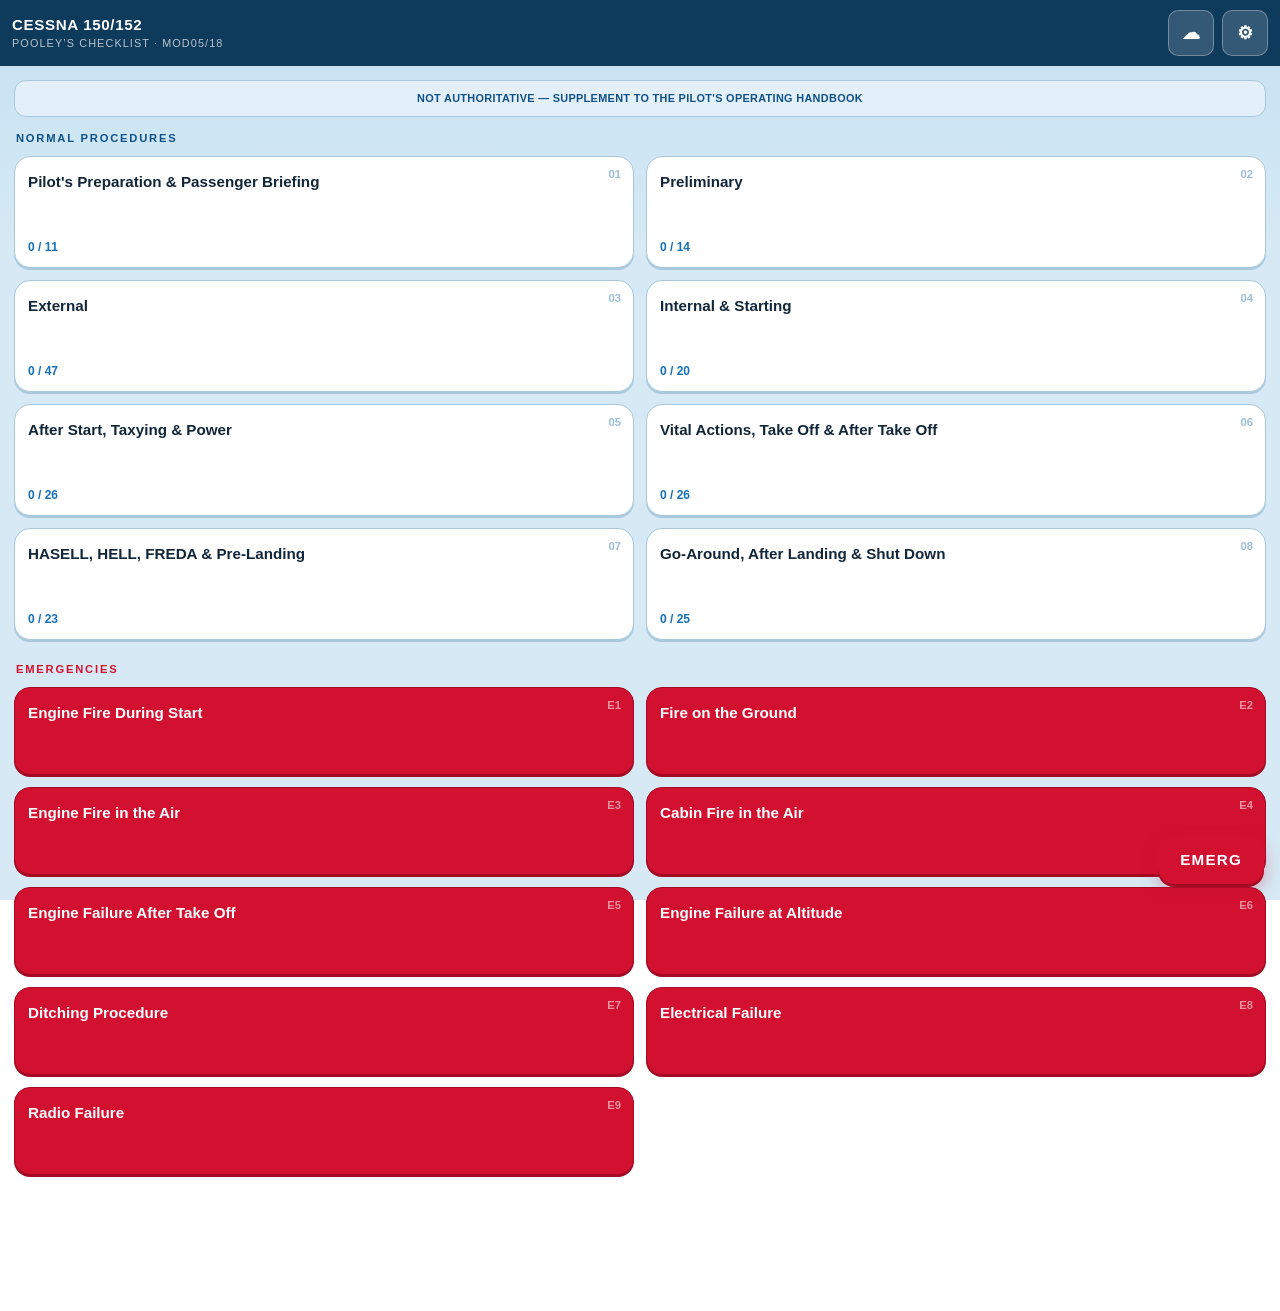
<file: web/c150-original.html>
<!DOCTYPE html>
<html lang="en" data-size="m">
<head>
<meta charset="UTF-8">
<meta name="viewport" content="width=device-width, initial-scale=1.0, maximum-scale=1.0, user-scalable=no, viewport-fit=cover">
<meta name="theme-color" content="#0e3a5c">
<title>C150/152 Checklist</title>
<style>
  /* ===== Text size ===== */
  html{font-size:16px;}
  html[data-size="s"]{font-size:14px;}
  html[data-size="l"]{font-size:18px;}
  html[data-size="xl"]{font-size:20px;}

  /* ===== Day (default) ===== */
  body{
    --ink:#12263a; --muted:#4a5d70; --faint:#9cc0da;
    --paper:#d6e9f5; --card:#ffffff; --edge:#a8c8de; --track:#dcebf6;
    --accent:#1670b8; --accent-dark:#0e5187; --accent-tint:#e3f0fa; --on-accent:#ffffff;
    --tick:#1c8c3a; --tick-tint:#e6f6ea;
    --emerg:#d21131; --emerg-dark:#a30c24; --emerg-tint:#fdeef0;
    --bar:#0e3a5c; --bw:1px;
    background:linear-gradient(180deg,#c3e0f2 0%,var(--paper) 240px) fixed;
  }
  /* ===== Sunlight (high contrast) ===== */
  body[data-mode="sun"]{
    --ink:#000; --muted:#000; --faint:#000;
    --paper:#fff; --card:#fff; --edge:#000; --track:#fff;
    --accent:#000; --accent-dark:#000; --accent-tint:#fff; --on-accent:#fff;
    --tick:#006622; --tick-tint:#fff;
    --emerg:#b00020; --emerg-dark:#7a0016; --emerg-tint:#fff;
    --bar:#000; --bw:2px;
    background:#fff;
  }
  /* ===== Night (dim) ===== */
  body[data-mode="night"]{
    --ink:#d4dde6; --muted:#97a6b4; --faint:#3c4f62;
    --paper:#0b1118; --card:#151e28; --edge:#2a3a4b; --track:#223140;
    --accent:#5aa7e6; --accent-dark:#7fb8e8; --accent-tint:#13202c; --on-accent:#06121d;
    --tick:#3fb565; --tick-tint:#11261a;
    --emerg:#e0413f; --emerg-dark:#8f1d1c; --emerg-tint:#2a1214;
    --bar:#05090d; --bw:1px;
    background:var(--paper);
  }

  *{margin:0;padding:0;box-sizing:border-box;-webkit-tap-highlight-color:transparent;}
  body{
    font-family:-apple-system,"Segoe UI",Roboto,Helvetica,Arial,sans-serif;
    color:var(--ink);font-size:1rem;line-height:1.35;
    padding-bottom:calc(100px + env(safe-area-inset-bottom));
    min-height:100vh;
  }
  button{font-family:inherit;color:inherit;cursor:pointer;}
  [hidden]{display:none !important;}

  /* ===== Header ===== */
  header{
    position:sticky;top:0;z-index:20;
    background:var(--bar);color:#fff;
    padding:calc(10px + env(safe-area-inset-top)) 12px 10px;
  }
  .hrow{display:flex;align-items:center;gap:8px;min-height:44px;}
  .hbtn{
    background:rgba(255,255,255,.16);border:1px solid rgba(255,255,255,.3);color:#fff;
    font-size:1.15rem;font-weight:800;border-radius:10px;
    width:46px;height:46px;flex:0 0 46px;
    display:flex;align-items:center;justify-content:center;
  }
  .hbtn:active{background:rgba(255,255,255,.3);}
  #backBtn{display:none;}
  header.inphase #backBtn{display:flex;}
  .title{flex:1;min-width:0;font-weight:800;letter-spacing:.04em;font-size:.95rem;text-transform:uppercase;line-height:1.2;}
  .title small{display:block;font-weight:500;letter-spacing:.1em;font-size:.68rem;opacity:.7;margin-top:2px;}
  .hprog{height:5px;border-radius:3px;background:rgba(255,255,255,.18);margin-top:9px;overflow:hidden;display:none;}
  header.inphase .hprog{display:block;}
  .hprog i{display:block;height:100%;width:0;background:#6fd08c;border-radius:3px;transition:width .2s;}
  body[data-mode="sun"] .hprog i{background:#fff;}

  /* ===== Home ===== */
  #home{padding:14px;}
  .caveat{
    margin:0 0 14px;padding:10px 14px;
    background:var(--accent-tint);border:var(--bw) solid var(--edge);border-radius:12px;
    font-size:.68rem;color:var(--accent-dark);letter-spacing:.03em;font-weight:700;
    text-transform:uppercase;text-align:center;
  }
  .stale{
    margin:0 0 14px;padding:12px 14px;border-radius:12px;
    background:var(--card);border:var(--bw) solid var(--edge);
    font-size:.85rem;color:var(--muted);
  }
  .cont{
    width:100%;display:flex;align-items:center;gap:14px;text-align:left;
    background:var(--accent);color:var(--on-accent);border:none;border-radius:16px;
    box-shadow:0 3px 0 var(--accent-dark);padding:16px;margin-bottom:20px;
  }
  .cont:active{transform:translateY(3px);box-shadow:none;}
  .cont .ct{flex:1;min-width:0;}
  .cont .k{font-size:.7rem;font-weight:800;letter-spacing:.14em;text-transform:uppercase;opacity:.8;}
  .cont .n{font-size:1.05rem;font-weight:800;margin-top:2px;}
  .cont .x{font-size:.85rem;margin-top:3px;opacity:.9;}
  .cont .arrow{font-size:1.6rem;font-weight:800;}

  .grid-label{
    font-size:.7rem;font-weight:800;letter-spacing:.16em;text-transform:uppercase;
    color:var(--accent-dark);margin:4px 2px 10px;
  }
  .grid-label.red{color:var(--emerg);}
  .grid{display:grid;grid-template-columns:1fr 1fr;gap:12px;margin-bottom:22px;}
  @media (max-width:340px){.grid{grid-template-columns:1fr;}}
  .pbtn{
    position:relative;
    background:var(--card);border:var(--bw) solid var(--edge);border-radius:16px;
    box-shadow:0 2px 0 var(--edge);
    padding:15px 13px 13px;min-height:7rem;text-align:left;
    display:flex;flex-direction:column;justify-content:space-between;gap:10px;
  }
  .pbtn:active{transform:translateY(2px);box-shadow:none;}
  .pbtn .pnum{position:absolute;top:11px;right:12px;font-size:.7rem;font-weight:800;color:var(--faint);}
  .pbtn .pname{font-weight:800;font-size:.95rem;line-height:1.25;padding-right:24px;}
  .pbtn .pbar{height:8px;border-radius:4px;background:var(--track);overflow:hidden;}
  body[data-mode="sun"] .pbtn .pbar{border:1px solid #000;}
  .pbtn .pbar i{display:block;height:100%;width:0;background:var(--accent);border-radius:4px;}
  .pbtn .pcount{font-size:.75rem;font-weight:700;color:var(--accent);}
  .pbtn.done{border-color:var(--tick);background:var(--tick-tint);box-shadow:0 2px 0 var(--tick);}
  .pbtn.done .pcount{color:var(--tick);}
  .pbtn.done .pbar i{background:var(--tick);}
  .pbtn.red{background:var(--emerg);border-color:var(--emerg-dark);color:#fff;box-shadow:0 2px 0 var(--emerg-dark);min-height:5.5rem;}
  .pbtn.red .pnum{color:rgba(255,255,255,.55);}

  /* ===== Phase view ===== */
  #phaseView{padding:14px;}
  .sub{
    font-size:.7rem;font-weight:800;letter-spacing:.14em;text-transform:uppercase;
    color:var(--accent-dark);margin:18px 4px 10px;
  }
  .sub:first-child{margin-top:2px;}
  .sub.red{color:var(--emerg);}
  .ibtn{
    width:100%;display:flex;align-items:flex-start;gap:12px;text-align:left;
    background:var(--card);border:var(--bw) solid var(--edge);border-radius:14px;
    box-shadow:0 2px 0 var(--edge);
    padding:14px;min-height:60px;margin-bottom:10px;
  }
  .ibtn:active{transform:translateY(2px);box-shadow:none;}
  .ibtn.next{outline:3px solid var(--accent);outline-offset:2px;}
  .ibtn.red.next{outline-color:var(--emerg);}
  .ibtn .box{
    flex:0 0 28px;height:28px;margin-top:1px;
    border:2px solid var(--accent);border-radius:8px;background:var(--card);
    display:flex;align-items:center;justify-content:center;
    font-size:17px;color:#fff;
  }
  .ibtn.red .box{border-color:var(--emerg);}
  .ibtn.checked{background:var(--tick-tint);border-color:var(--tick);box-shadow:0 2px 0 var(--tick);}
  .ibtn.checked .box{background:var(--tick);border-color:var(--tick);}
  .ibtn.checked .box::after{content:"\2713";font-weight:800;}
  .ibtn .txt{flex:1;min-width:0;}
  .ibtn .chal{display:block;font-weight:800;font-size:.95rem;}
  .ibtn .mn{
    display:inline-block;min-width:1.3em;text-align:center;
    background:var(--accent);color:var(--on-accent);font-size:.7rem;font-weight:800;
    border-radius:5px;padding:2px 4px;margin-right:7px;vertical-align:1px;
  }
  .ibtn.red .mn{background:var(--emerg);color:#fff;}
  .ibtn .resp{display:block;font-size:.875rem;color:var(--muted);margin-top:2px;}
  .ibtn.checked .chal,.ibtn.checked .resp{opacity:.5;}
  body[data-mode="sun"] .ibtn.checked .chal,
  body[data-mode="sun"] .ibtn.checked .resp{opacity:1;text-decoration:line-through;}

  .pnote{
    background:var(--card);border:var(--bw) solid var(--edge);border-radius:12px;
    padding:13px 14px;font-size:.875rem;color:var(--muted);margin-bottom:12px;
  }
  .pnote.warn{
    background:repeating-linear-gradient(45deg,var(--emerg-tint),var(--emerg-tint) 12px,var(--card) 12px,var(--card) 24px);
    border-color:var(--emerg);color:var(--emerg);
    font-weight:800;text-transform:uppercase;font-size:.8rem;text-align:center;letter-spacing:.03em;
  }

  .donecard{
    background:var(--tick-tint);border:2px solid var(--tick);border-radius:16px;
    padding:16px;margin:8px 0 12px;text-align:center;
  }
  .donecard .dt{font-weight:800;color:var(--tick);font-size:1rem;letter-spacing:.04em;text-transform:uppercase;}
  .bigbtn{
    width:100%;padding:16px;border-radius:14px;margin-top:12px;
    background:var(--accent);color:var(--on-accent);border:none;
    box-shadow:0 3px 0 var(--accent-dark);
    font-size:1rem;font-weight:800;text-align:center;
  }
  .bigbtn:active{transform:translateY(3px);box-shadow:none;}
  .bigbtn.ghost{background:var(--card);color:var(--ink);border:var(--bw) solid var(--edge);box-shadow:0 2px 0 var(--edge);}

  .resetbtn{
    width:100%;padding:15px;border-radius:14px;margin-top:8px;
    background:var(--card);border:var(--bw) solid var(--edge);box-shadow:0 2px 0 var(--edge);
    color:var(--muted);font-size:.8rem;font-weight:800;letter-spacing:.1em;text-transform:uppercase;
  }
  .resetbtn.armed{background:var(--emerg);border-color:var(--emerg-dark);color:#fff;box-shadow:0 2px 0 var(--emerg-dark);}

  /* ===== Emergency FAB ===== */
  #emergFab{
    position:fixed;bottom:calc(16px + env(safe-area-inset-bottom));right:16px;z-index:30;
    background:var(--emerg);color:#fff;border:none;border-radius:16px;
    box-shadow:0 3px 0 var(--emerg-dark),0 6px 16px rgba(200,16,46,.35);
    padding:16px 22px;font-size:.95rem;font-weight:800;letter-spacing:.08em;text-transform:uppercase;
  }
  #emergFab:active{transform:translateY(3px);box-shadow:none;}

  /* ===== Bottom sheet ===== */
  .sheet{position:fixed;inset:0;z-index:50;}
  .sheet .backdrop{position:absolute;inset:0;background:rgba(0,0,0,.5);}
  .sheet .panel{
    position:absolute;left:0;right:0;bottom:0;max-height:88vh;overflow:auto;
    background:var(--paper);border-radius:20px 20px 0 0;
    padding:0 14px calc(18px + env(safe-area-inset-bottom));
    animation:up .16s ease-out;
  }
  body[data-mode="day"] .sheet .panel{background:#eaf4fb;}
  @keyframes up{from{transform:translateY(40px)}to{transform:none}}
  .sheet-head{
    position:sticky;top:0;display:flex;align-items:center;justify-content:space-between;
    padding:16px 2px 12px;background:inherit;
    font-weight:800;font-size:.95rem;letter-spacing:.08em;text-transform:uppercase;
  }
  .sheet-head.red{color:var(--emerg);}
  .xbtn{
    width:44px;height:44px;border-radius:10px;font-size:1.1rem;font-weight:800;
    background:var(--card);border:var(--bw) solid var(--edge);
  }
  .elist{display:grid;gap:10px;}
  .ebtn{
    width:100%;text-align:left;padding:17px 16px;border-radius:14px;border:none;
    background:var(--emerg);color:#fff;font-size:1.05rem;font-weight:800;
    box-shadow:0 3px 0 var(--emerg-dark);
    display:flex;justify-content:space-between;align-items:center;
  }
  .ebtn:active{transform:translateY(3px);box-shadow:none;}

  .setgroup{margin-bottom:18px;}
  .setlabel{font-size:.7rem;font-weight:800;letter-spacing:.14em;text-transform:uppercase;color:var(--accent-dark);margin:0 2px 8px;}
  .seg{display:flex;gap:8px;}
  .seg button{
    flex:1;padding:14px 6px;border-radius:12px;font-weight:800;font-size:.9rem;
    background:var(--card);border:var(--bw) solid var(--edge);box-shadow:0 2px 0 var(--edge);
  }
  .seg button.on{background:var(--accent);color:var(--on-accent);border-color:var(--accent-dark);box-shadow:0 2px 0 var(--accent-dark);}
  .setnote{font-size:.78rem;color:var(--muted);margin-top:8px;padding:0 2px;}

  /* ===== Toast ===== */
  #toast{
    position:fixed;left:50%;bottom:calc(90px + env(safe-area-inset-bottom));z-index:60;
    transform:translateX(-50%);background:#111;color:#fff;
    padding:10px 16px;border-radius:10px;font-size:.85rem;font-weight:700;
    opacity:0;pointer-events:none;transition:opacity .2s;white-space:nowrap;
  }
  #toast.show{opacity:.92;}
</style>
</head>
<body data-mode="day">

<header id="hdr">
  <div class="hrow">
    <button class="hbtn" id="backBtn" aria-label="Back to phases">&#8592;</button>
    <div class="title" id="hdrTitle"></div>
    <button class="hbtn" id="modeBtn" aria-label="Display mode"></button>
    <button class="hbtn" id="setBtn" aria-label="Settings">&#9881;</button>
  </div>
  <div class="hprog"><i id="hprogBar"></i></div>
</header>

<main>
  <div id="home"></div>
  <div id="phaseView" hidden></div>
</main>

<button id="emergFab">Emerg</button>

<div class="sheet" id="sheet" hidden>
  <div class="backdrop" id="sheetBackdrop"></div>
  <div class="panel">
    <div class="sheet-head" id="sheetHead"><span id="sheetTitle"></span><button class="xbtn" id="sheetClose" aria-label="Close">&#10005;</button></div>
    <div id="sheetBody"></div>
  </div>
</div>

<div id="toast" role="status"></div>

<script>
const NORMAL = [
{
  id:"prep", title:"Pilot's Preparation & Passenger Briefing",
  subs:[
    {name:"Pilot's Preparation and Passenger Briefing", items:[
      ["Pilot","Fit for flight. Licence valid, current and applicable to type. Sufficient experience on type. Medical certificate current."],
      ["Aircraft Documents","All aircraft documentation complete to date. Check current certificates of airworthiness and maintenance etc."],
      ["Weather","Check departure aerodrome, local, en route and destination forecast and actuals."],
      ["Flight Planning","Flight log completed and flight plan (if necessary). AIP, AIC, NOTAMS, Amendments and Bulletins checked. Prior permissions obtained."],
      ["Pooleys Flight Guide","Check current, on board and correct coverage with all possible alternates. Readily accessible."],
      ["Charts","Check current, amended with correct coverage. Readily accessible."],
      ["Weight and Balance","Centre of gravity, weight and balance calculations completed and checked to be within limits (passengers, baggage and fuel)."],
      ["Navigation Equipment Accessories","Computer, scale, protractor, plotter, pencil and pens etc. Readily accessible."],
      ["Survival Equipment","Life jackets, life raft, ELT, transceiver, flares, rations etc. Readily accessible. Over water life jackets should be worn UNINFLATED."],
      ["Departure","Register departure in writing and/or verbally with departure aerodrome. Complete aircraft Technical and Journey log book."],
      ["Passenger Briefing","Passengers fully briefed on emergency, safety and comfort procedures."]
    ]}
  ]
},
{
  id:"prelim", title:"Preliminary",
  note:"Aircraft unobstructed for taxying. No fuel, oil or hydraulic spillages. All ice and frost removed from aircraft surfaces (external and internal). Tie downs, pitot cover, external control locks, covers and chocks removed and stowed.",
  subs:[
    {name:"In Cabin", items:[
      ["Control Locks/Covers","Removed and stowed."],
      ["Magneto Switches","Both OFF. Key Removed."],
      ["Parking Brake","On."],
      ["Master Switch","On."],
      ["Rotating Beacon","On. Check operation. Then Off."],
      ["Pitot Heat","On. Check operation. Then Off."],
      ["Landing/Nav Lights","On. Check operation. Then Off."],
      ["Flaps","On. Check operation & symmetry. Set full down."],
      ["Radio Nav","Off."],
      ["Fuel Cock","On. Check contents indications."],
      ["Master Switch","Off."],
      ["Trimmer","Operate fully forward, fully aft. Check correct sense. Set neutral."],
      ["First Aid Kit","Check condition, in date, secure & accessible."],
      ["Fire Extinguisher","Check condition, in date, secure & accessible."]
    ]}
  ]
},
{
  id:"external", title:"External",
  subs:[
    {name:"Port Undercarriage", items:[
      ["Leg & Fairing","Check undamaged & general condition."],
      ["Tyre","Check undamaged, inflation & creep marks aligned."],
      ["Hydraulic Line","Check general condition, joints and no leakages."],
      ["Disc Brake","Check for pitting, wear and cracks."],
      ["Wheel Nut","Check secure."]
    ]},
    {name:"Port Wing", items:[
      ["Strut","General condition and security."],
      ["Flap","Check undamaged, linkages and tracks."],
      ["Aileron","Check undamaged, hinges, linkages secure, full free movement."],
      ["Wing Tip","General condition, navigation light, security and colour."],
      ["Wing Surfaces","General all over condition."],
      ["Leading Edge","No indentations or fractures. Pitot head clear, undamaged with cover removed and stowed, stall warner working."],
      ["Fuel Tank","Visually check contents. Fuel cap secured and drain checked."]
    ]},
    {name:"Propeller, Front Fuselage & Engine", items:[
      ["Port Cowling","Properly secure, static vent clear & unobstructed."],
      ["Windscreen","Clean all over, inside and out."],
      ["Nose Leg","General condition, oleo extension approx 2\u2033\u20133\u2033, torque linkage, nuts and split pins."],
      ["Nose Wheel","Undamaged, inflation, creep marks aligned."],
      ["Front of Cowling","Check properly secure, intakes clear and landing light."],
      ["Propeller & Spinner","General condition, security, in particular leading edge and tips."],
      ["Starboard Cowling","Properly secure, oil contents, strain fuel if applicable."],
      ["Fuel Drain","Check."]
    ]},
    {name:"Starboard Wing", items:[
      ["Fuel Tank","Visually check contents. Fuel cap secured and drain checked."],
      ["Leading Edge","No indentations or fractures."],
      ["Wing Surface","General all over condition."],
      ["Wing Tip","General condition, nav. light, security and colour."],
      ["Aileron","Check undamaged, hinges, linkages secure, full free movement."],
      ["Flap","Check undamaged, linkages and tracks."],
      ["Strut","General condition and security."]
    ]},
    {name:"Starboard Undercarriage", items:[
      ["Leg","Undamaged, and general condition."],
      ["Tyre","Undamaged, inflation, creep marks aligned."],
      ["Hydraulic Line","Check general condition, joints and no leakages."],
      ["Disc Brake","Check for pitting, wear and cracks."],
      ["Wheel Nut","Check secure."]
    ]},
    {name:"Starboard Fuselage", items:[
      ["Surfaces","General all over condition. Drain holes clear."],
      ["Aerials","Secure and undamaged."],
      ["Door","Catch, hinges, window, secure and operational."],
      ["Windows","Clean inside and out. Undamaged."]
    ]},
    {name:"Tail", items:[
      ["Starboard Tailplane","Security and condition, no indentations or fractures."],
      ["Starboard Elevator","Undamaged, linkages secure, full free movement."],
      ["Trim Tab","Undamaged, linkages secure."],
      ["Fin","Fairings, beacon, aerials secure and undamaged."],
      ["Rudder","Hinges and linkages secure and undamaged. Full free movement, navigation light condition & colour."],
      ["Port Elevator","Undamaged, linkages secure, full free movement."],
      ["Port Tailplane","No indentations or fractures, security."]
    ]},
    {name:"Port Fuselage", items:[
      ["Surfaces","General all over condition. Drain holes clear."],
      ["Aerials","Secure and undamaged."],
      ["Door","Catch, hinges, window, secure and operational."],
      ["Windows","Clean inside and out. Undamaged."]
    ]}
  ]
},
{
  id:"internal", title:"Internal & Starting",
  subs:[
    {name:"Internal", items:[
      ["Seat","Adjusted and secured."],
      ["Hatches & Harnesses","Adjusted and secured."],
      ["Parking Brake","On."],
      ["Radios/Avionics","Off."],
      ["Instruments","Undamaged, legible and secure."],
      ["Flying Controls","Full and free movement in the correct sense."],
      ["Trim","Set neutral."],
      ["Cabin Heat","Off. Set closed."],
      ["Mixture","Full, free movement. Set Rich."],
      ["Throttle Nut","Operating freely. Set loose."],
      ["Throttle","Full and free movement. Set \u00bc\u2033 open."],
      ["Carburettor Heat","Full and free movement. Set cold."],
      ["Magnetos","Off."],
      ["Master Switch","On."],
      ["Circuit Breakers & Fuses","In position and secure."],
      ["Fuel Cock","Check On."],
      ["Beacon","On."],
      ["Primer","Primer as required and lock."],
      ["Lookout","Careful all round lookout. Open window and shout \u201cCLEAR PROP\u201d."],
      ["Magnetos","Keys in and operate starter."]
    ]}
  ]
},
{
  id:"afterstart", title:"After Start, Taxying & Power",
  subs:[
    {name:"After Start", items:[
      ["RPM","Set to 1200."],
      ["Oil Pressure","Rising to green arc within 30 secs. If not, immediately shut down."],
      ["Starter Warning Light","Out. If not, close down engine."],
      ["Ammeter","Charging (positive reading)."],
      ["Suction","Registering correctly."],
      ["Magnetos","Check for dead cut."],
      ["Flaps","Up in stages \u2014 check symmetry & indicator."],
      ["Instruments","Set as required."],
      ["Radio","Set tuned and checked as required. Transponder stby."],
      ["Lookout","Check aircraft unobstructed for taxying and surface satisfactory."],
      ["RT","Call for taxy clearance."]
    ]},
    {name:"Taxying", items:[
      ["Brakes","Check both sets."],
      ["Rudder","Check correct movement and steering."],
      ["Instruments","Check in turns D.I., Compass, Turn Co-ordinator, Attitude Indicator."],
      ["Nav. Aids","VOR, ADF tracking."]
    ]},
    {name:"Power", items:[
      ["Location","Aircraft positioned into wind, clear all round & taxying/runway surface checked."],
      ["Parking Brake","On."],
      ["Oil Temp. & Press","Within limits."],
      ["Magnetos","Check on both."],
      ["RPM","Set 1700 \u2014 brakes holding."],
      ["Carburettor Heat","Set Hot, max. drop 75 RPM, set Cold."],
      ["Magnetos","Check left & right, max. drop 125 RPM, max. diff. between mags 50 RPM."],
      ["Suction","Between 3\u2033 \u2013 5\u2033."],
      ["Ammeter","Charging."],
      ["Oil Temp. & Press","Within limits."],
      ["RPM","Set to idle, 500\u2013700 RPM, check. Then reset to 1200 RPM."]
    ]}
  ]
},
{
  id:"vital", title:"Vital Actions, Take Off & After Take Off",
  subs:[
    {name:"Pre-Take Off Checks \u2014 Vital Actions", items:[
      ["Trimmer","Set for take off.","T"],
      ["Throttle Friction Nut","Finger tight.","T"],
      ["Mixture","Rich.","M"],
      ["Magnetos","On both. Check Master switch On.","M"],
      ["Pitot Heater","As required.","P"],
      ["Primer","In and locked.","P"],
      ["Fuel","On, check quantities.","F"],
      ["Flaps","As required.","F"],
      ["Instruments/Gauges","Checked & set: D.I., Compass, Altimeter, Attitude Indicator, engine temperatures and pressures.","I"],
      ["Harnesses","Fastened and secure.","H"],
      ["Hatches","Doors and windows secure.","H"],
      ["Carburettor Heat","Set cold.","C"],
      ["Controls","Full and free movement.","C"],
      ["Transponder","Alt, strobes on.","T"]
    ]},
    {name:"Take Off", items:[
      ["Clearances","Received and understood."],
      ["Runway","Approach and departure routes clear. Surface checked."],
      ["Line Up","Re-check D.I. with runway heading & compass."],
      ["RPM","Full power \u2014 over 2350."],
      ["Engine","Temp. & press. steady within limits."],
      ["Airspeed","Increasing."]
    ]},
    {name:"After Take Off", items:[
      ["Flaps","Select up in stages at a safe height."],
      ["Engine","Temp. & press. steady, within limits."],
      ["Heading","Conforming to noise abatement, circuit or en route."],
      ["Altimeter","QFE or QNH. Set as required."],
      ["Fuel","On and contents sufficient."],
      ["Radios/Nav. Aids","Tuned and identified."]
    ]}
  ]
},
{
  id:"airwork", title:"HASELL, HELL, FREDA & Pre-Landing",
  subs:[
    {name:"Pre-Stall / Aerobatic Checks \u2014 HASELL", items:[
      ["Height","Sufficient to recover by 3000\u2032 above ground level.","H"],
      ["Airframe","Gyros caged, brakes off, flaps as required.","A"],
      ["Security","Harness secure, doors and windows closed. No loose articles.","S"],
      ["Engine","Temperatures and pressures within limits, mixture rich. Check for carburettor icing.","E"],
      ["Location","Clear of cloud, controlled airspace, built up areas and active airfields.","L"],
      ["Lookout","360\u00b0 turn to check for other aircraft, especially below.","L"]
    ]},
    {name:"Continued Stall / Aerobatics", items:[
      ["HELL","Use HELL \u2026 as above."]
    ]},
    {name:"Cruise / Re-Join \u2014 FREDA", items:[
      ["Fuel","On and sufficient including diversion and go-around.","F"],
      ["Radio","Tuned, identified, obtain ATIS or joining instructions.","R"],
      ["Engine","Temperatures and pressures and mixture, check for carburettor ice.","E"],
      ["DI","Synchronised with compass & runway orientation.","D"],
      ["Altimeter","QNH/QFE set as required.","A"]
    ]},
    {name:"Pre-Landing", items:[
      ["Brakes","Off. Pressure checked.","B"],
      ["Undercarriage","Fixed.","U"],
      ["Mixture","Rich.","M"],
      ["Fuel","On and sufficient for go-around.","F"],
      ["Flaps","As required \u2014 check speed.","F"],
      ["Instruments","Altimeter set, DI aligned. Engine temperatures and pressures within limits.","I"],
      ["Carburettor Heat","Check for ice and set as required.","C"],
      ["Harness","Fastened and secure.","H"],
      ["Hatches","Doors and windows secure.","H"],
      ["Landing Light","On.","L"],
      ["Clearance","Obtained.","C"]
    ]}
  ]
},
{
  id:"landing", title:"Go-Around, After Landing & Shut Down",
  subs:[
    {name:"Go-Around", items:[
      ["Throttle","Full power."],
      ["Carburettor Heat","Cold."],
      ["Attitude","Correct for yaw."],
      ["Flaps","Quickly retract to 20\u00b0 if necessary, thereafter in stages at safe height, return as required."],
      ["Radio","Call \u201cGoing Around\u201d and obtain further ATC instructions."]
    ]},
    {name:"After Landing \u2014 move clear of active runway and stop", items:[
      ["Carburettor Heat","Cold."],
      ["Flaps","Up."],
      ["Throttle Friction Nut","Loose."],
      ["Radio/Nav. Aids/Electrics","Non-essentials off."],
      ["Trimmer","Set neutral."]
    ]},
    {name:"Shut Down", items:[
      ["Location","Not obstructing, into wind, nosewheel straight."],
      ["Park Brake","On."],
      ["Engine","1200 RPM for 30 secs."],
      ["Magnetos","Check for dead cut."],
      ["Radio/Nav. Aids","Off."],
      ["Throttle","Close."],
      ["Mixture","Idle cut off. Set fully lean."]
    ]},
    {name:"After Engine Stops", items:[
      ["Magnetos","Off. Key removed."],
      ["Electrics","Off."],
      ["Master Switch","Off."],
      ["Fuel Cock","Off."],
      ["Control Lock","In."],
      ["Harnesses","Left tidy."],
      ["Hatches","Doors and windows closed."],
      ["Security","Chocks, ties, park brake and pitot cover as required."]
    ]}
  ]
}
];

const EMERG = [
{
  id:"e-firestart", title:"Engine Fire During Start", emerg:true,
  subs:[{name:"Drill", items:[
    ["Starter","Crank engine 3\u20134 seconds."],
    ["Mixture","Idle cut off."],
    ["Throttle","OPEN."],
    ["Fuel Selector","OFF."]
  ]}],
  endnote:"If fire continues evacuate aircraft with fire extinguisher to a safe upwind distance."
},
{
  id:"e-fireground", title:"Fire on the Ground", emerg:true,
  subs:[{name:"Drill", items:[
    ["Throttle","Closed."],
    ["Mixture","Idle cut off. Set fully lean."],
    ["Fuel","OFF."],
    ["Magnetos","OFF."],
    ["Radio","Call for assistance."],
    ["Master Switch","OFF."],
    ["Park Brake","OFF."]
  ]}],
  endnote:"If taxying, stop to allow prevailing wind to keep fire away from exits, clear of other aircraft and fuel areas. Evacuate aircraft with fire extinguisher to a safe upwind distance."
},
{
  id:"e-fireair", title:"Engine Fire in the Air", emerg:true,
  subs:[{name:"Drill", items:[
    ["Throttle","Closed."],
    ["Mixture","Idle cut off. Set fully lean."],
    ["Fuel","OFF."],
    ["Magnetos","OFF."],
    ["Cabin Heater/Defrost","OFF."],
    ["Radio","MAYDAY \u2026 call immediately. Initiate forced landing without power procedure."]
  ]}]
},
{
  id:"e-cabinfire", title:"Cabin Fire in the Air", emerg:true,
  subs:[{name:"Drill", items:[
    ["Master Switch","Off if electrical fire. Return to ON after 3 seconds."],
    ["Electrics","Shed all non-essentials."],
    ["Fire Extinguisher","Use as necessary and ventilate cabin."],
    ["Radio","MAYDAY / Pan call with forced landing/diversion as applicable."]
  ]}]
},
{
  id:"e-efato", title:"Engine Failure After Take Off", emerg:true,
  subs:[{name:"Drill", items:[
    ["Attitude/Configuration","Lower nose to maintain best gliding speed. Select landing area ahead."],
    ["Fuel","OFF."],
    ["Mixture","ICO."],
    ["Magnetos","OFF."],
    ["Radio","MAYDAY \u2026 call. If time permits."],
    ["Master Switch","After final flap selection. OFF."]
  ]}],
  endnote:"Brief passengers, tighten harnesses, open/jettison doors as time permits. NEVER ATTEMPT TO TURN BACK."
},
{
  id:"e-altitude", title:"Engine Failure at Altitude", emerg:true,
  subs:[{name:"Drill", items:[
    ["Attitude/Configuration","Attain best gliding speed and trim."],
    ["Plan","Forced landing site and check for possible cause of engine failure."],
    ["Carburettor Heat","On (Hot)."],
    ["Fuel","On. Check contents."],
    ["Mixture","Rich."],
    ["Primer","Locked."],
    ["Magnetos","On both."],
    ["Throttle","If engine fails to respond \u2014 exercise."],
    ["Radio","MAYDAY \u2026 call."],
    ["Transponder","Set 7700."],
    ["Fuel","OFF."],
    ["Mixture","ICO."],
    ["Magnetos","OFF."],
    ["Harnesses","Tighten."],
    ["Doors","Unlatch/Jettison."],
    ["Crew/Passengers","Briefed \u2014 as time permits."],
    ["Master Switch","After final flap selection. OFF."]
  ]}]
},
{
  id:"e-ditching", title:"Ditching Procedure", emerg:true,
  note:"As Engine Failure at Altitude. Head for coastline or shipping.",
  subs:[{name:"Drill", items:[
    ["Large Swell / Light Wind","Land along swell, tail down, stalled."],
    ["Light Swell / Strong Wind","Land into wind, tail down, stalled."],
    ["After Ditching","Use survival equipment. DO NOT INFLATE LIFE JACKETS IN CABIN."]
  ]}]
},
{
  id:"e-electrical", title:"Electrical Failure", emerg:true,
  subs:[{name:"Drill", items:[
    ["Electrical Load","Shed all non-essentials."],
    ["Field/Output","Check, reset circuit breakers."],
    ["Ammeter/Voltage","Check warning light."],
    ["Master Switch","Off for 3 seconds, then select On."]
  ]}],
  endnote:"If output restored maintain essential services only and land/divert A.S.A.P."
},
{
  id:"e-radiofail", title:"Radio Failure", emerg:true,
  subs:[{name:"Drill", items:[
    ["Radio","Check off/on, volume, squelch & selector switches."],
    ["Ancillaries","Check/swap headsets, microphone, plugs secure."],
    ["Electrics","Check ammeter, master switch, avionics master, circuit breakers. Reset only once."],
    ["Transponder","Set 7600."],
    ["Procedure","Carry out blind transit, speechless procedure."]
  ]}]
}
];


// =====================================================================
// App logic
// =====================================================================
const KEY = "c150cl.v1";          // checklist progress
const PKEY = "c150cl.prefs";      // display preferences
const MAX_AGE = 6 * 3600 * 1000;  // progress older than 6 h is discarded

let state = {};                   // itemKey -> true
let last = null;                  // id of last phase opened
let prefs = { mode:"day", size:"m", haptic:true };
let staleCleared = false;
let currentPhase = null;

const $ = id => document.getElementById(id);
const home = $("home"), phaseView = $("phaseView"), hdr = $("hdr"), hdrTitle = $("hdrTitle");
const hprogBar = $("hprogBar"), modeBtn = $("modeBtn");
const ALL = NORMAL.concat(EMERG);
const byId = id => ALL.find(p => p.id === id);

// ---------- storage (all wrapped: storage can be blocked) ----------
function load(){
  try{ const p = JSON.parse(localStorage.getItem(PKEY) || "null"); if(p) Object.assign(prefs, p); }catch(e){}
  try{
    const s = JSON.parse(localStorage.getItem(KEY) || "null");
    if(s && s.t){
      if(Date.now() - s.t < MAX_AGE){ state = s.state || {}; last = s.last || null; }
      else { staleCleared = Object.keys(s.state || {}).length > 0; localStorage.removeItem(KEY); }
    }
  }catch(e){}
}
function save(){ try{ localStorage.setItem(KEY, JSON.stringify({ t:Date.now(), state, last })); }catch(e){} }
function savePrefs(){ try{ localStorage.setItem(PKEY, JSON.stringify(prefs)); }catch(e){} }

// ---------- helpers ----------
function itemsOf(phase){
  const out = [];
  phase.subs.forEach((sub,si) => sub.items.forEach((it,ii) => out.push({ key:`${phase.id}.${si}.${ii}`, si, ii, it })));
  return out;
}
function progress(phase){
  const items = itemsOf(phase);
  const done = items.filter(x => state[x.key]).length;
  return { done, total:items.length, next:items.find(x => !state[x.key]) };
}
function resetPhase(phase){ itemsOf(phase).forEach(x => delete state[x.key]); save(); }

let toastT = null;
function toast(msg){
  const t = $("toast"); t.textContent = msg; t.classList.add("show");
  clearTimeout(toastT); toastT = setTimeout(() => t.classList.remove("show"), 1600);
}
function buzz(){ if(prefs.haptic && navigator.vibrate){ try{ navigator.vibrate(12); }catch(e){} } }

// Two-tap confirm: first tap arms (turns red), second within 3 s fires.
function armedButton(cls, label, armedLabel, action){
  const b = document.createElement("button");
  b.className = cls; b.textContent = label;
  let t = null;
  b.addEventListener("click", () => {
    if(b.classList.contains("armed")){
      clearTimeout(t); b.classList.remove("armed"); b.textContent = label; action();
    } else {
      b.classList.add("armed"); b.textContent = armedLabel;
      t = setTimeout(() => { b.classList.remove("armed"); b.textContent = label; }, 3000);
    }
  });
  return b;
}

// ---------- display prefs ----------
const MODES = { day:{ icon:"☁", name:"Day mode" }, sun:{ icon:"☀", name:"Sunlight mode" }, night:{ icon:"☾", name:"Night mode" } };
const THEME = { day:"#0e3a5c", sun:"#000000", night:"#05090d" };
function applyPrefs(){
  document.body.dataset.mode = prefs.mode;
  document.documentElement.dataset.size = prefs.size;
  modeBtn.textContent = MODES[prefs.mode].icon;
  const tc = document.querySelector('meta[name="theme-color"]'); if(tc) tc.content = THEME[prefs.mode];
}
modeBtn.addEventListener("click", () => {
  const order = ["day","sun","night"];
  prefs.mode = order[(order.indexOf(prefs.mode) + 1) % 3];
  applyPrefs(); savePrefs(); toast(MODES[prefs.mode].name);
});

// ---------- home ----------
function renderHome(){
  currentPhase = null;
  phaseView.hidden = true; home.hidden = false;
  hdr.classList.remove("inphase");
  hdrTitle.innerHTML = 'Cessna 150/152<small>Pooley’s Checklist · MOD05/18</small>';
  home.innerHTML = "";

  const cav = document.createElement("div");
  cav.className = "caveat";
  cav.textContent = "Not authoritative — supplement to the Pilot's Operating Handbook";
  home.appendChild(cav);

  if(staleCleared){
    const s = document.createElement("div");
    s.className = "stale";
    s.textContent = "Ticks from your last session were over 6 hours old and have been cleared.";
    home.appendChild(s);
  }

  // Continue card: last phase opened, if part-done
  const lp = last && byId(last);
  if(lp){
    const p = progress(lp);
    if(p.done > 0 && p.done < p.total){
      const c = document.createElement("button");
      c.className = "cont";
      c.innerHTML = `<span class="ct"><span class="k">Continue</span><div class="n">${lp.title}</div>`+
        `<div class="x">${p.done} / ${p.total} · Next: ${p.next.it[0]}</div></span><span class="arrow">›</span>`;
      c.addEventListener("click", () => openPhase(lp));
      home.appendChild(c);
    }
  }

  home.appendChild(label("Normal Procedures", false));
  home.appendChild(grid(NORMAL, false));
  home.appendChild(label("Emergencies", true));
  home.appendChild(grid(EMERG, true));
}
function label(text, red){
  const l = document.createElement("div");
  l.className = "grid-label" + (red ? " red" : "");
  l.textContent = text;
  return l;
}
function grid(list, red){
  const g = document.createElement("div");
  g.className = "grid";
  list.forEach((phase, idx) => {
    const b = document.createElement("button");
    b.className = "pbtn" + (red ? " red" : "");
    const p = progress(phase);
    if(red){
      b.innerHTML = `<span class="pnum">E${idx+1}</span><span class="pname">${phase.title}</span>`;
    } else {
      if(p.done === p.total) b.classList.add("done");
      const pct = Math.round(p.done / p.total * 100);
      b.innerHTML = `<span class="pnum">${String(idx+1).padStart(2,"0")}</span>`+
        `<span class="pname">${phase.title}</span>`+
        `<span class="pbar"><i style="width:${pct}%"></i></span>`+
        `<span class="pcount">${p.done === p.total ? "✓ Complete" : p.done + " / " + p.total}</span>`;
    }
    b.addEventListener("click", () => openPhase(phase));
    g.appendChild(b);
  });
  return g;
}

// ---------- phase view ----------
let doneCard = null;
function renderPhase(phase){
  currentPhase = phase;
  last = phase.id; save();
  home.hidden = true; phaseView.hidden = false;
  hdr.classList.add("inphase");
  phaseView.innerHTML = "";

  if(phase.note){
    const n = document.createElement("div");
    n.className = "pnote" + (phase.emerg ? " warn" : "");
    n.textContent = phase.note;
    phaseView.appendChild(n);
  }

  const singleDrill = phase.subs.length === 1 && phase.subs[0].name === "Drill";
  let lastSi = -1;
  itemsOf(phase).forEach(({ key, si, it }) => {
    if(si !== lastSi && !singleDrill){
      const s = document.createElement("div");
      s.className = "sub" + (phase.emerg ? " red" : "");
      s.textContent = phase.subs[si].name;
      phaseView.appendChild(s);
    }
    lastSi = si;
    const b = document.createElement("button");
    b.className = "ibtn" + (phase.emerg ? " red" : "") + (state[key] ? " checked" : "");
    b.setAttribute("aria-pressed", state[key] ? "true" : "false");
    const mn = it[2] ? `<span class="mn">${it[2]}</span>` : "";
    b.innerHTML = `<span class="box"></span><span class="txt"><span class="chal">${mn}${it[0]}</span><span class="resp">${it[1]}</span></span>`;
    b.addEventListener("click", () => {
      const on = !state[key];
      if(on) state[key] = true; else delete state[key];
      b.classList.toggle("checked", on);
      b.setAttribute("aria-pressed", on ? "true" : "false");
      save(); buzz();
      refreshPhase(on);
    });
    phaseView.appendChild(b);
  });

  if(phase.endnote){
    const n = document.createElement("div");
    n.className = "pnote warn";
    n.textContent = phase.endnote;
    phaseView.appendChild(n);
  }

  // Completion card with "next phase" button
  doneCard = document.createElement("div");
  doneCard.className = "donecard";
  const idx = NORMAL.indexOf(phase);
  const nextPhase = idx >= 0 ? NORMAL[idx + 1] : null;
  doneCard.innerHTML = `<div class="dt">✓ ${phase.emerg ? "Drill" : "Section"} complete</div>`;
  const nb = document.createElement("button");
  nb.className = "bigbtn" + (nextPhase ? "" : " ghost");
  nb.textContent = nextPhase ? `Next: ${nextPhase.title} ›` : "Back to phases";
  nb.addEventListener("click", () => nextPhase ? openPhase(nextPhase, true) : goHome());
  doneCard.appendChild(nb);
  phaseView.appendChild(doneCard);

  phaseView.appendChild(armedButton("resetbtn", "Reset this section", "Tap again to reset", () => {
    resetPhase(phase); renderPhase(phase); toast("Section reset");
  }));

  window.scrollTo(0, 0);
  refreshPhase(false);
  // Resuming part-way through: bring the next item into view
  const p = progress(phase);
  if(p.done > 0 && p.done < p.total){
    const n = phaseView.querySelector(".ibtn.next");
    if(n) setTimeout(() => n.scrollIntoView({ block:"center" }), 0);
  }
}

// Updates header progress, "next" highlight and completion card.
function refreshPhase(advance){
  const phase = currentPhase; if(!phase) return;
  const p = progress(phase);
  hdrTitle.innerHTML = `${phase.title}<small>${phase.emerg ? "Emergency drill" : "Normal procedure"} · ${p.done} / ${p.total}</small>`;
  hprogBar.style.width = (p.done / p.total * 100) + "%";

  const btns = [...phaseView.querySelectorAll(".ibtn")];
  btns.forEach(b => b.classList.remove("next"));
  const nxt = btns.find(b => !b.classList.contains("checked"));
  doneCard.hidden = !!nxt;
  if(nxt){
    nxt.classList.add("next");
    if(advance) keepInView(nxt);
  } else if(advance){
    doneCard.scrollIntoView({ behavior:"smooth", block:"center" });
  }
}
function keepInView(el){
  const r = el.getBoundingClientRect();
  if(r.top < hdr.offsetHeight + 8 || r.bottom > window.innerHeight - 110){
    el.scrollIntoView({ behavior:"smooth", block:"center" });
  }
}

// ---------- navigation (hardware back button aware) ----------
function openPhase(phase, replace){
  closeSheet();
  renderPhase(phase);
  try{ history[replace ? "replaceState" : "pushState"]({ ph:phase.id }, ""); }catch(e){}
}
function goHome(){
  closeSheet();
  if(history.state && history.state.ph){ try{ history.back(); return; }catch(e){} }
  renderHome();
}
window.addEventListener("popstate", e => {
  closeSheet();
  const ph = e.state && e.state.ph && byId(e.state.ph);
  ph ? renderPhase(ph) : renderHome();
});
$("backBtn").addEventListener("click", goHome);

// ---------- bottom sheet ----------
function openSheet(title, red, body){
  $("sheetTitle").textContent = title;
  $("sheetHead").classList.toggle("red", !!red);
  const sb = $("sheetBody"); sb.innerHTML = ""; sb.appendChild(body);
  $("sheet").hidden = false;
}
function closeSheet(){ $("sheet").hidden = true; }
$("sheetClose").addEventListener("click", closeSheet);
$("sheetBackdrop").addEventListener("click", closeSheet);

// Emergency quick list: two taps from anywhere to any drill
$("emergFab").addEventListener("click", () => {
  const list = document.createElement("div");
  list.className = "elist";
  EMERG.forEach(ph => {
    const b = document.createElement("button");
    b.className = "ebtn";
    b.innerHTML = `<span>${ph.title}</span><span>›</span>`;
    b.addEventListener("click", () => openPhase(ph, !!(currentPhase && currentPhase.emerg)));
    list.appendChild(b);
  });
  openSheet("Emergencies", true, list);
});

// Settings
$("setBtn").addEventListener("click", () => {
  const wrap = document.createElement("div");
  const seg = (title, opts, key, note) => {
    const g = document.createElement("div"); g.className = "setgroup";
    g.innerHTML = `<div class="setlabel">${title}</div>`;
    const s = document.createElement("div"); s.className = "seg";
    opts.forEach(([v, lbl]) => {
      const b = document.createElement("button");
      b.textContent = lbl; if(prefs[key] === v) b.classList.add("on");
      b.addEventListener("click", () => {
        prefs[key] = v; applyPrefs(); savePrefs();
        s.querySelectorAll("button").forEach(x => x.classList.toggle("on", x === b));
      });
      s.appendChild(b);
    });
    g.appendChild(s);
    if(note){ const n = document.createElement("div"); n.className = "setnote"; n.textContent = note; g.appendChild(n); }
    wrap.appendChild(g);
  };
  seg("Display", [["day","☁ Day"],["sun","☀ Sun"],["night","☾ Night"]], "mode",
      "Sun = black on white for glare. Night = dim, for dusk and cockpit at night.");
  seg("Text size", [["s","S"],["m","M"],["l","L"],["xl","XL"]], "size");
  seg("Vibrate on tick", [[true,"On"],[false,"Off"]], "haptic");

  const g = document.createElement("div"); g.className = "setgroup";
  g.innerHTML = `<div class="setlabel">Progress</div>`;
  g.appendChild(armedButton("resetbtn", "Reset all checks", "Tap again to reset everything", () => {
    state = {}; last = null; staleCleared = false; save(); closeSheet(); goHome(); renderHome(); toast("All checks reset");
  }));
  const n = document.createElement("div"); n.className = "setnote";
  n.textContent = "Ticks are saved on this device and cleared automatically after 6 hours of no use, so an old session never carries into a new flight.";
  g.appendChild(n);
  wrap.appendChild(g);

  openSheet("Settings", false, wrap);
});

// ---------- keep the screen on (where supported) ----------
let wakeLock = null;
async function keepAwake(){
  try{ if("wakeLock" in navigator && document.visibilityState === "visible") wakeLock = await navigator.wakeLock.request("screen"); }catch(e){}
}
document.addEventListener("visibilitychange", () => { if(document.visibilityState === "visible") keepAwake(); });
document.addEventListener("click", function once(){ keepAwake(); document.removeEventListener("click", once); });

// ---------- boot ----------
load();
applyPrefs();
try{ history.replaceState({}, ""); }catch(e){}
renderHome();
</script>
</body>
</html>
</file>
